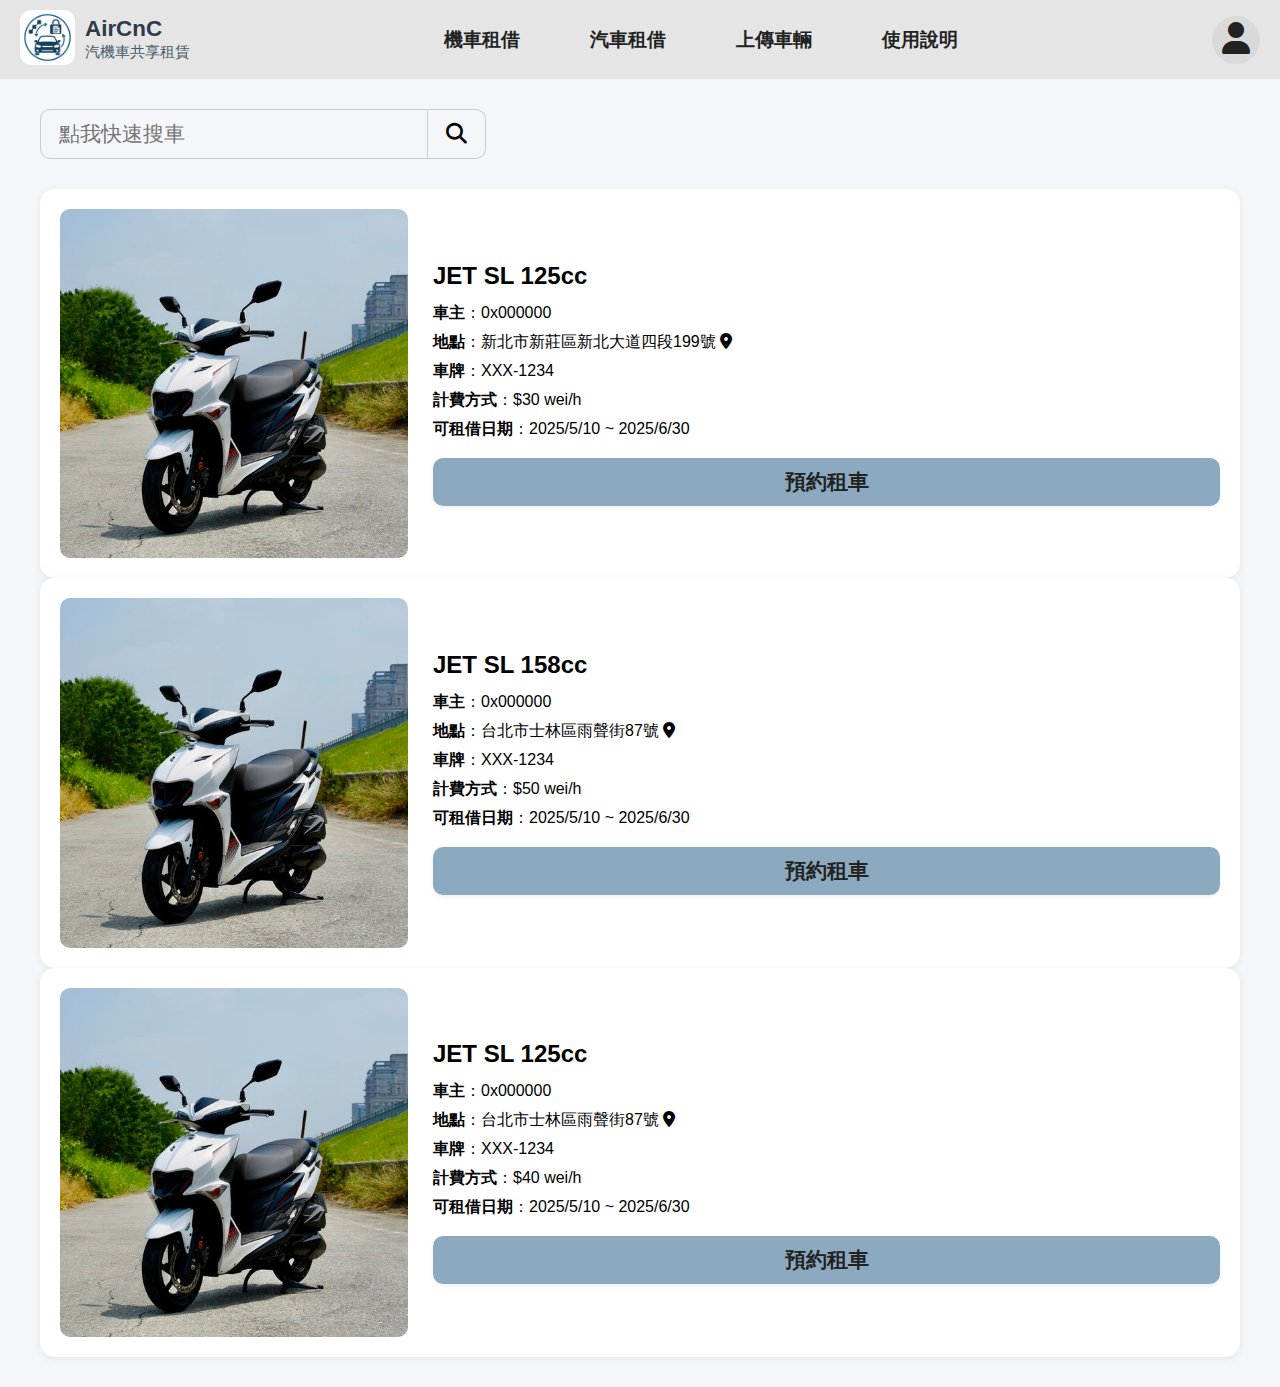
<file: index.html>
<!DOCTYPE html>
<html lang="zh-Hant">
<head>
    <meta charset="UTF-8">
    <meta name="viewport" content="width=device-width, initial-scale=1.0">
    <title>AirCnC 汽機車共享租賃</title>
    <!-- Title icon -->
    <link rel="icon" type="image/png" sizes="64x64" href="images/icon.png">
    <link rel="stylesheet" href="css/style.css">
    <link rel="stylesheet" href="css/index.css">
    <!-- FontAwesome CDN -->
    <link rel="stylesheet" href="https://cdnjs.cloudflare.com/ajax/libs/font-awesome/6.4.2/css/all.min.css">
    <!-- Bootstrap CDN -->
    <link href="https://cdn.jsdelivr.net/npm/bootstrap@5.0.2/dist/css/bootstrap.min.css" rel="stylesheet"
        integrity="sha384-EVSTQN3/azprG1Anm3QDgpJLIm9Nao0Yz1ztcQTwFspd3yD65VohhpuuCOmLASjC" crossorigin="anonymous">
</head>
<body>
    <header>
        <div class="logo-area">
            <a href="index.html">
                <img src="images/logo.png" alt="logo" class="logo">
            </a>
            <div class="brand">
                <div class="brand-title">AirCnC</div>
                <div class="brand-subtitle">汽機車共享租賃</div>
            </div>
        </div>
        <div class="hamburger" id="hamburgerMenu">
            <span></span>
            <span></span>
            <span></span>
        </div>
        <nav id="mainNav">
            <a href="index.html">機車租借</a>
            <a href="#">汽車租借</a>
            <a href="upload.html">上傳車輛</a>
            <a href="#">使用說明</a>
        </nav>
        <div class="user-icon">
            <a><i class="fa-solid fa-user" id="user-icon-btn"></i></a>
        </div>
    </header>
    <main>
        <div class="search-bar">
            <input type="text" placeholder="點我快速搜車">
            <button><i class="fa-solid fa-magnifying-glass"></i></button>
        </div>
        <div class="row" id="rentalList">
            <!-- 租車卡片將由 JavaScript 動態生成 -->
        </div>
    </main>
</body>
<!-- Bootstrap CDN -->
<script src="https://cdn.jsdelivr.net/npm/bootstrap@5.0.2/dist/js/bootstrap.bundle.min.js"
    integrity="sha384-MrcW6ZMFYlzcLA8Nl+NtUVF0sA7MsXsP1UyJoMp4YLEuNSfAP+JcXn/tWtIaxVXM"
    crossorigin="anonymous"></script>
<!-- jQuery CDN -->
<script src="https://cdnjs.cloudflare.com/ajax/libs/jquery/3.6.0/jquery.min.js"></script>
<!-- 響應式漢堡選單 -->
<script type="module" src="js/menu.js"></script>
<script src="js/connent.js"></script>
<script>
    function timeToStr(timestamp){
        // 轉換為日期（需要乘以 1000）
        const date = new Date(timestamp * 1000);
        // 輸出當地格式的日期（例如台灣時間）
        return `${date.getFullYear()}/${date.getMonth() + 1}/${date.getDate()}`;
    }
</script>
<script type="module">
    import { rentalList } from './js/rentalData.js';

    // 動態生成租車卡片
    function generateRentalCards() {
        const rentalListContainer = document.getElementById('rentalList');
        
        rentalList.forEach(vehicle => {
            const card = document.createElement('div');
            card.className = 'rent-card col-md-6';
            card.innerHTML = `
                <img src="${vehicle.image}" alt="${vehicle.name}" class="vehicle-img">
                <div class="card-info">
                    <h2>${vehicle.model}</h2>
                    <div><span><b>車主</b>：</span>${vehicle.owner.slice(0,8)}</div>
                    <div><span><b>地點</b>：</span>${vehicle.location} <i class="fa-solid fa-location-dot"></i></div>
                    <div><span><b>車牌</b>：</span>${vehicle.plate} </div>
                    <div><span><b>計費方式</b>：</span>$${vehicle.pricePerHour} wei/h</div>
                    <div><span><b>可租借日期</b>：</span>${timeToStr(vehicle.startTimestamp)} ~ ${timeToStr(vehicle.endTimestamp)}</div>
                    <button class="rent-btn" onclick="window.location.href='rent.html?id=${vehicle.id}'" ${vehicle.isActive ? 'disabled' : ''}>
                        ${vehicle.isActive ? '已出租' : '預約租車'}
                    </button>
                </div>
            `;
            rentalListContainer.appendChild(card);
        });
    }

    // 頁面載入時生成卡片
    $(window).on('load', function () {
            // 所有資源載入完成後執行
            generateRentalCards();
        });
</script>
</html>
</file>
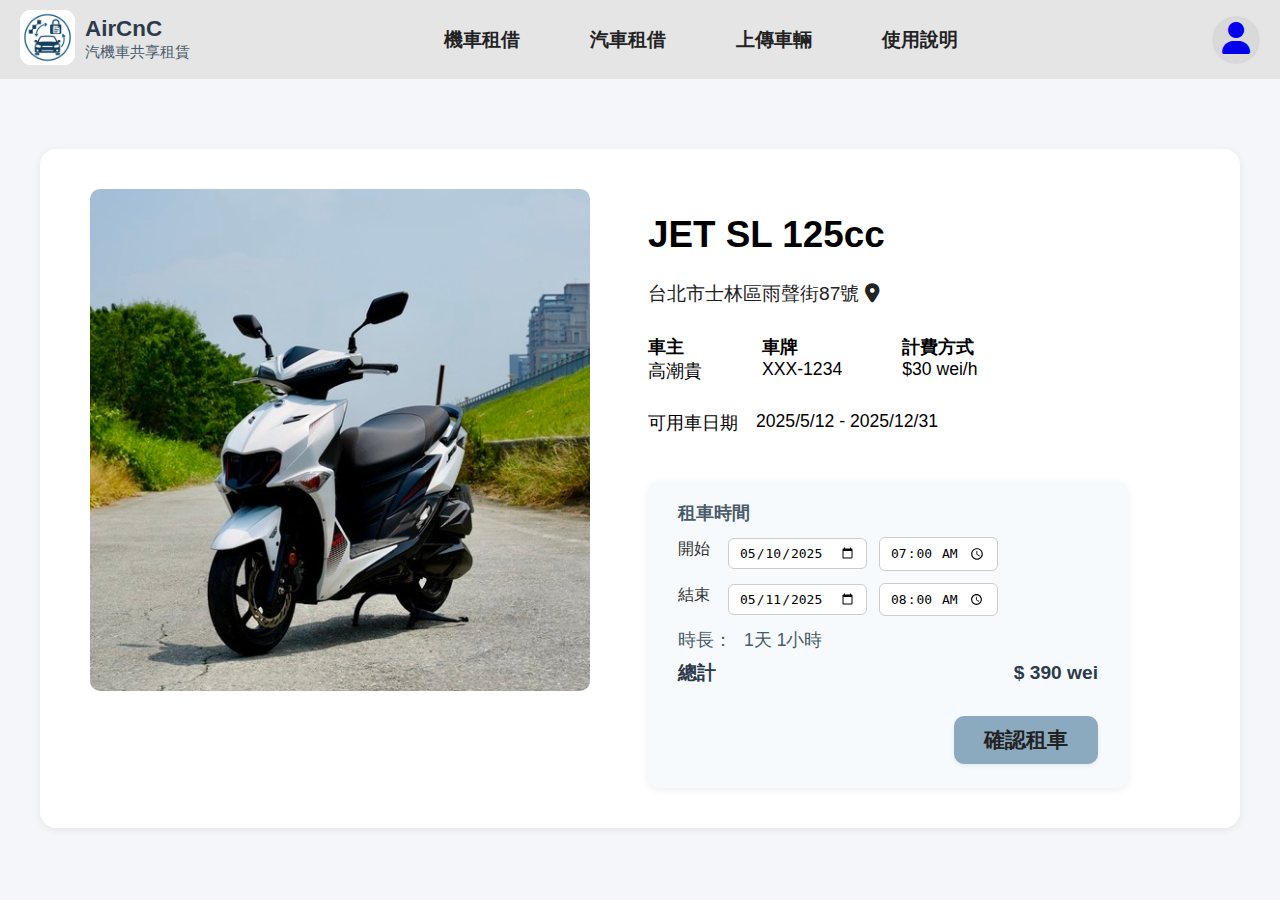
<file: rent.html>
<!DOCTYPE html>
<html lang="zh-Hant">
<head>
    <meta charset="UTF-8">
    <meta name="viewport" content="width=device-width, initial-scale=1.0">
    <title>租車詳情 | AirCnC</title>
    <link rel="stylesheet" href="css/style.css">
    <link rel="stylesheet" href="css/rent.css">
    <!-- FontAwesome CDN -->
    <link rel="stylesheet" href="https://cdnjs.cloudflare.com/ajax/libs/font-awesome/6.4.2/css/all.min.css">
    <!-- Bootstrap CDN -->
    <link href="https://cdn.jsdelivr.net/npm/bootstrap@5.0.2/dist/css/bootstrap.min.css" rel="stylesheet"
        integrity="sha384-EVSTQN3/azprG1Anm3QDgpJLIm9Nao0Yz1ztcQTwFspd3yD65VohhpuuCOmLASjC" crossorigin="anonymous">
</head>
<body>
    <header>
        <div class="logo-area">
            <a href="index.html"><img src="images/logo.png" alt="logo" class="logo"></a>
            <div class="brand">
                <div class="brand-title">AirCnC</div>
                <div class="brand-subtitle">汽機車共享租賃</div>
            </div>
        </div>
        <div class="hamburger" id="hamburgerMenu">
            <span></span>
            <span></span>
            <span></span>
        </div>
        <nav id="mainNav">
            <a href="index.html">機車租借</a>
            <a href="#">汽車租借</a>
            <a href="upload.html">上傳車輛</a>
            <a href="#">使用說明</a>
        </nav>
        <div class="user-icon">
            <a href="self.html"><i class="fa-solid fa-user"></i></a>
        </div>
    </header>
    <main>
        <div class="rent-detail-container">
            <div class="rent-detail-img">
                <img src="images/scooter.jpg" alt="JET SL 125cc">
            </div>
            <div class="rent-detail-info">
                <h1>JET SL 125cc</h1>
                <div class="rent-detail-address">台北市士林區雨聲街87號 <i class="fa-solid fa-location-dot"></i></div>
                <div class="rent-detail-table">
                    <div><span>車主</span><br>高潮貴</div>
                    <div><span>車牌</span><br>XXX-1234</div>
                    <div><span>計費方式</span><br>$30 wei/h</div>
                </div>
                <div class="rent-detail-date">
                    <span>可用車日期</span>
                    <span>2025/5/12 - 2025/12/31</span>
                </div>
                <div class="rent-detail-form">
                    <div class="rent-form-title">租車時間</div>
                    <form id="rentForm">
                        <div class="rent-form-row">
                            <label>開始</label>
                            <input type="date" id="startDate" value="2025-05-10">
                            <input type="time" id="startTime" value="07:00">
                        </div>
                        <div class="rent-form-row">
                            <label>結束</label>
                            <input type="date" id="endDate" value="2025-05-11">
                            <input type="time" id="endTime" value="08:00">
                        </div>
                        <div class="rent-form-row rent-form-duration">
                            <span>時長：</span><span id="duration">1天 1小時</span>
                        </div>
                        <div class="rent-form-row rent-form-total">
                            <span>總計</span>
                            <span id="totalPrice">$ 390 wei</span>
                        </div>
                        <button type="submit" class="rent-confirm-btn">確認租車</button>
                    </form>
                </div>
            </div>
        </div>
    </main>
    <script src="js/rent.js"></script>
    <script>
        // 響應式漢堡選單
        const hamburger = document.getElementById('hamburgerMenu');
        const nav = document.getElementById('mainNav');
        hamburger.onclick = function() {
            nav.classList.toggle('active');
        };
    </script>
</body>
</html>
</file>
<file: css/style.css>
body {
    margin: 0;
    font-family: "Noto Sans TC", "Microsoft JhengHei", Arial, sans-serif;
    background: #f5f6fa;
}

header {
    display: flex;
    align-items: center;
    background: #e5e5e5;
    padding: 10px 20px;
    justify-content: space-between;
}

.logo-area {
    display: flex;
    align-items: center;
}

.logo {
    width: 55px;
    height: 55px;
    border-radius: 20%;
    background: #fff;
    margin-right: 10px;
}

.brand {
    display: flex;
    flex-direction: column;
    justify-content: center;
}

.brand-title {
    font-size: 1.4em;
    font-weight: bold;
    color: #2d3a4b;
}

.brand-subtitle {
    font-size: 0.95em;
    color: #4a5a6a;
}

nav {
    display: flex;
    gap: 70px;
}

nav a {
    text-decoration: none;
    color: #222;
    font-size: 1.2em;
    font-weight: bold;
    transition: color 0.2s;
}

nav a:hover {
    color: #0077b6;
}

.user-icon {
    font-size: 2em;
    color: #222;
    background: #d9d9d9;
    border-radius: 50%;
    width: 48px;
    height: 48px;
    display: flex;
    align-items: center;
    justify-content: center;
}

main {
    padding: 30px 40px;
}

.search-bar {
    display: flex;
    align-items: center;
    margin-bottom: 30px;
}

.search-bar input {
    width: 350px;
    padding: 12px 18px;
    font-size: 1.3em;
    border: 1.5px solid #ccc;
    border-radius: 10px 0 0 10px;
    outline: none;
    background: #f5f6fa;
}

.search-bar button {
    padding: 12px 18px;
    font-size: 1.3em;
    border: 1.5px solid #ccc;
    border-left: none;
    border-radius: 0 10px 10px 0;
    background: #f5f6fa;
    cursor: pointer;
}

.rent-card {
    display: flex;
    background: #fff;
    border-radius: 15px;
    box-shadow: 0 2px 8px #0001;
    padding: 20px;
    align-items: center;
    gap: 25px;
    min-height: 220px;
}

.vehicle-img {
    width: 30%;
    height: auto;
    object-fit: contain;
    border-radius: 10px;
}

.card-info {
    flex: 1;
    display: flex;
    flex-direction: column;
    gap: 8px;
}

.card-info h2 {
    margin: 0 0 5px 0;
    font-size: 1.5em;
    font-weight: bold;
}

.rent-btn {
    margin-top: 10px;
    background: #8caabf;
    color: #222;
    font-size: 1.3em;
    font-weight: bold;
    border: none;
    border-radius: 10px;
    padding: 10px 30px;
    cursor: pointer;
    box-shadow: 0 2px 4px #0001;
    transition: background 0.2s;
}

.rent-btn:hover {
    background: #6b8fa3;
    color: #fff;
}

/* === 響應式漢堡選單 === */
.hamburger {
    display: none;
    flex-direction: column;
    justify-content: center;
    width: 44px;
    height: 44px;
    cursor: pointer;
    margin-left: 20px;
}
.hamburger span {
    display: block;
    height: 5px;
    width: 32px;
    background: #222;
    border-radius: 3px;
    margin: 4px 0;
    transition: 0.3s;
}

@media (max-width: 860px) {
    header {
        flex-direction: column;
        align-items: stretch;
        position: relative;
    }
    nav {
        display: none;
        position: absolute;
        top: 0;
        left: 0;
        width: 100vw;
        background: #e5e5e5;
        flex-direction: column;
        align-items: flex-start;
        gap: 0;
        z-index: 100;
        box-shadow: 0 4px 16px #0002;
        padding: 24px 0 16px 0;
        border-radius: 0 0 18px 18px;
        font-size: 1.1em;
        font-weight: bold;
    }
    nav.active {
        display: flex;
    }
    nav a {
        width: 100%;
        padding: 16px 32px;
        color: #222;
        border-bottom: 1px solid #ddd;
        background: none;
        text-align: left;
        font-size: 1.1em;
    }
    nav a:last-child {
        border-bottom: none;
    }
    .hamburger {
        display: flex;
        position: absolute;
        top: 20px;
        z-index: 200;
    }
    .logo-area {
        margin-top: 4px;
        margin-bottom: 4px;
        justify-content: center;
    }
    nav {
        order: 1;
        position: static;
        box-shadow: none;
        border-radius: 0;
        padding-top: 0;
    }
    .user-icon {
        display: flex;
        position: absolute;
        top: 18px;
        right: 32px;
        z-index: 200;
    }
}
</file>
<file: css/index.css>
.search-bar {
    display: flex;
    align-items: center;
    margin-bottom: 30px;
}

.search-bar input {
    width: 350px;
    padding: 12px 18px;
    font-size: 1.3em;
    border: 1.5px solid #ccc;
    border-radius: 10px 0 0 10px;
    outline: none;
    background: #f5f6fa;
}

.search-bar button {
    padding: 12px 18px;
    font-size: 1.3em;
    border: 1.5px solid #ccc;
    border-left: none;
    border-radius: 0 10px 10px 0;
    background: #f5f6fa;
    cursor: pointer;
}
</file>
<file: css/rent.css>
body {
    background: #f5f6fa;
}
.rent-detail-container {
    background: #fff;
    border-radius: 16px;
    box-shadow: 0 2px 8px #0001;
    margin: 40px auto;
    max-width: 1200px;
    display: flex;
    gap: 48px;
    padding: 40px 40px 40px 40px;
    align-items: flex-start;
}
.rent-detail-img {
    flex: 0 0 520px;
    display: flex;
    align-items: center;
    justify-content: center;
}
.rent-detail-img img {
    width: 100%;
    max-width: 500px;
    border-radius: 10px;
    object-fit: cover;
    background: #eee;
}
.rent-detail-info {
    flex: 1;
    display: flex;
    flex-direction: column;
    gap: 18px;
}
.rent-detail-info h1 {
    font-size: 2.3em;
    font-weight: bold;
    margin-bottom: 0.2em;
}
.rent-detail-address {
    font-size: 1.2em;
    color: #222;
    margin-bottom: 10px;
}
.rent-detail-table {
    display: flex;
    gap: 60px;
    font-size: 1.1em;
    margin-bottom: 10px;
}
.rent-detail-table span {
    font-weight: bold;
    font-size: 1em;
}
.rent-detail-date {
    font-size: 1.1em;
    margin-bottom: 10px;
    display: flex;
    gap: 18px;
}
.rent-detail-form {
    background: #f7fafc;
    border-radius: 12px;
    box-shadow: 0 2px 8px #0001;
    padding: 20px 30px 24px 30px;
    margin-top: 18px;
    max-width: 420px;
}
.rent-form-title {
    font-size: 1.1em;
    font-weight: bold;
    margin-bottom: 12px;
    color: #4a5a6a;
}
.rent-form-row {
    display: flex;
    align-items: center;
    gap: 12px;
    margin-bottom: 12px;
}
.rent-form-row label {
    min-width: 38px;
    font-weight: bold;
    color: #222;
}
.rent-form-row input[type="date"],
.rent-form-row input[type="time"] {
    padding: 6px 10px;
    border-radius: 6px;
    border: 1px solid #ccc;
    font-size: 1em;
}
.rent-form-duration {
    color: #4a5a6a;
    font-size: 1.1em;
    margin-bottom: 8px;
}
.rent-form-total {
    font-size: 1.2em;
    font-weight: bold;
    color: #2d3a4b;
    justify-content: space-between;
}
.rent-confirm-btn {
    margin-top: 18px;
    background: #8caabf;
    color: #222;
    font-size: 1.3em;
    font-weight: bold;
    border: none;
    border-radius: 10px;
    padding: 10px 30px;
    cursor: pointer;
    float: right;
    box-shadow: 0 2px 4px #0001;
    transition: background 0.2s;
}
.rent-confirm-btn:hover {
    background: #6b8fa3;
    color: #fff;
}
@media (max-width: 1000px) {
    .rent-detail-container {
        flex-direction: column;
        gap: 30px;
        padding: 20px 10px;
    }
    .rent-detail-img {
        width: 100%;
        justify-content: center;
    }
    .rent-detail-img img {
        max-width: 100%;
    }
    .rent-detail-form {
        max-width: 100%;
    }
}

/* 時間選擇器美化 */
input[type="datetime-local"] {
    width: 100%;
    padding: 12px;
    border: 2px solid #e0e0e0;
    border-radius: 8px;
    font-size: 16px;
    color: #333;
    background-color: #fff;
    transition: all 0.3s ease;
    cursor: pointer;
}

input[type="datetime-local"]:hover {
    border-color: #4CAF50;
    box-shadow: 0 0 5px rgba(76, 175, 80, 0.2);
}

input[type="datetime-local"]:focus {
    outline: none;
    border-color: #4CAF50;
    box-shadow: 0 0 8px rgba(76, 175, 80, 0.3);
}

/* 時間選擇器標籤樣式 */
.rent-form-row label {
    display: block;
    font-size: 16px;
    color: #333;
    margin-bottom: 8px;
    font-weight: 500;
}

/* 時間選擇器禁用狀態 */
input[type="datetime-local"]:disabled {
    background-color: #f5f5f5;
    cursor: not-allowed;
    border-color: #ddd;
}

/* 時間選擇器錯誤狀態 */
input[type="datetime-local"].error {
    border-color: #ff4444;
    background-color: #fff8f8;
}

/* 時間選擇器成功狀態 */
input[type="datetime-local"].success {
    border-color: #4CAF50;
    background-color: #f8fff8;
}

/* 響應式設計 */
@media screen and (max-width: 768px) {
    input[type="datetime-local"] {
        font-size: 14px;
        padding: 10px;
    }
    
    .rent-form-row label {
        font-size: 14px;
    }
}
</file>
